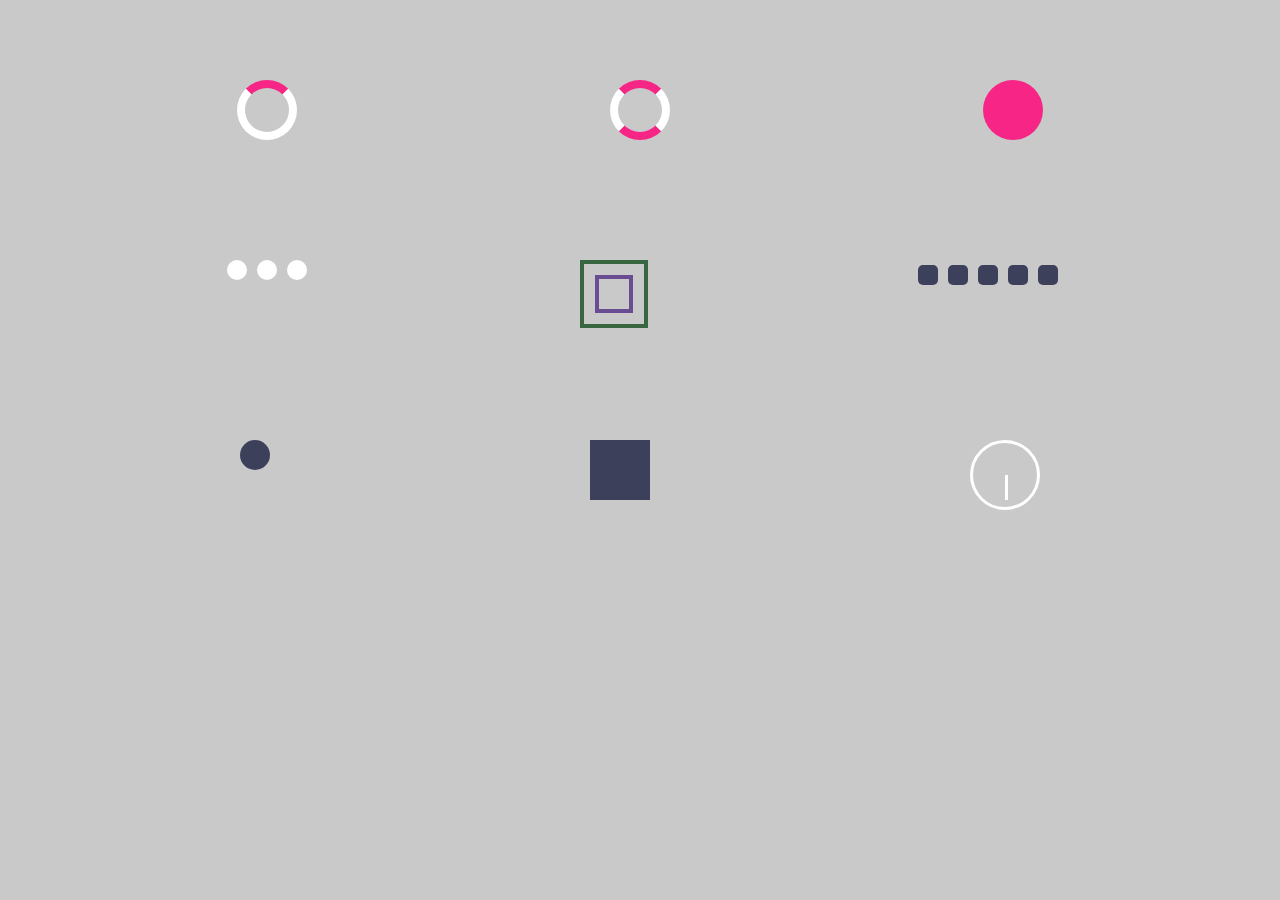
<file: preloader/index.html>
<!DOCTYPE html>
<html lang="en">
  <head>
    <meta charset="UTF-8" />
    <meta name="viewport" content="width=device-width, initial-scale=1.0" />
    <title>mahdi|| Animation Preloaders</title>

    <link rel="stylesheet" href="./style.css" />
  </head>

  <body>
    <div class="wrapper">
      <div class="circular-spinner-1"></div>

      <div class="circular-spinner-2"></div>

      <div class="growing-circle-spinner"></div>
    </div>
    <div class="wrapper">
      <div class="dot-container">
        <div class="dot dot-1"></div>
        <div class="dot dot-2"></div>
        <div class="dot dot-3"></div>
      </div>
      <div class="rotaiting-square"></div>
      <div class="wave">
        <div class="step step-1"></div>
        <div class="step step-2"></div>
        <div class="step step-3"></div>
        <div class="step step-4"></div>
        <div class="step step-5"></div>
      </div>
    </div>
    <div class="wrapper">
      <div class="square-to-circle"></div>
      <div class="colorful">
        <div class="square square-1"></div>
        <div class="square square-2"></div>
        <div class="square square-3"></div>
        <div class="square square-4"></div>
      </div>

      <div class="clock"></div>
    </div>
  </body>
</html>
</file>
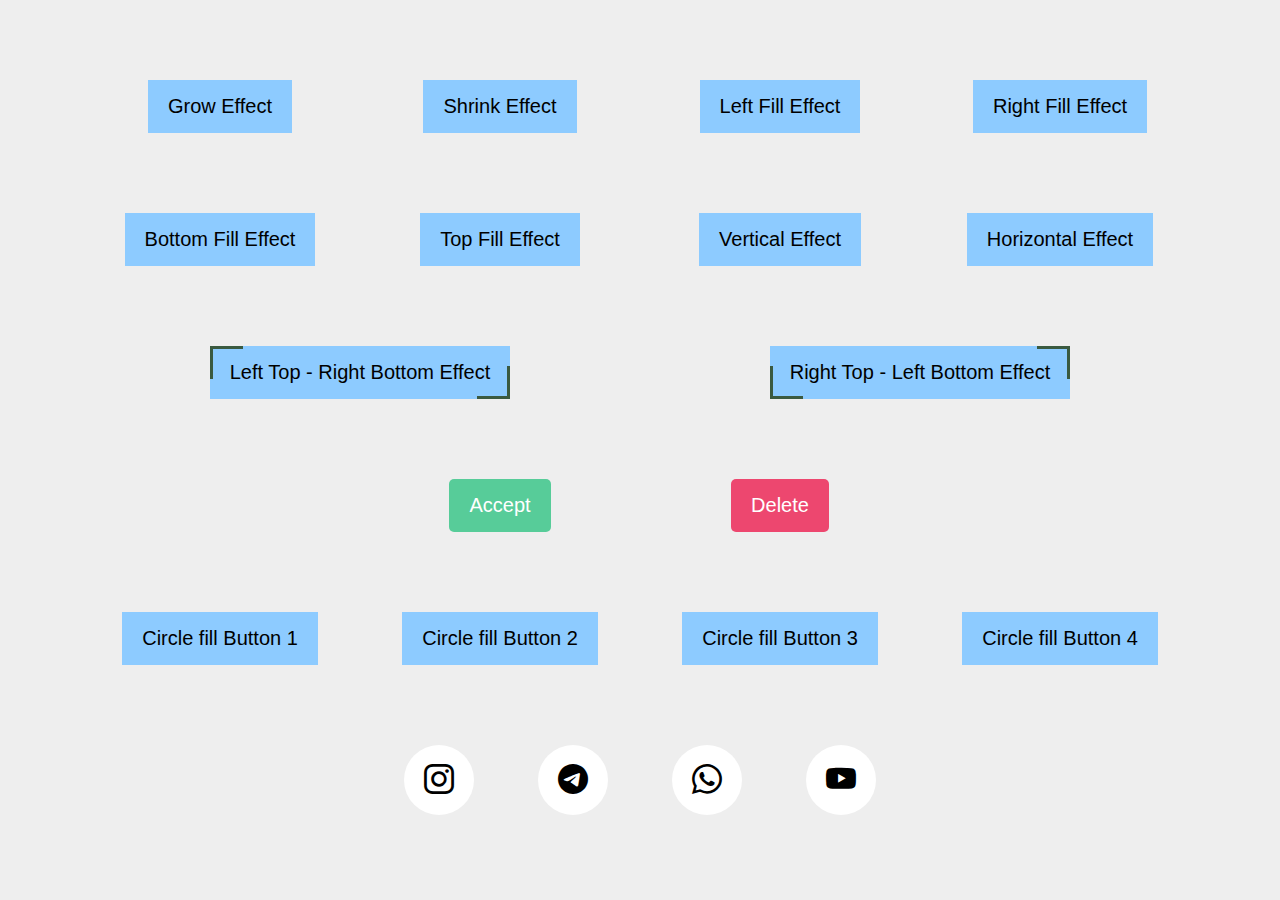
<file: button_effect/button_effect.html>
<!DOCTYPE html>
<html lang="en">
  <head>
    <meta charset="UTF-8" />
    <meta name="viewport" content="width=device-width, initial-scale=1.0" />
    <title>mahdi|| Button Effect</title>

    <link
      rel="stylesheet"
      href="https://cdn.jsdelivr.net/npm/bootstrap-icons@1.11.3/font/bootstrap-icons.min.css"
    />
    <link rel="stylesheet" href="./style.css" />
  </head>

  <body>
    <div class="wrapper">
      <button class="grow">
        <span>Grow Effect</span>
      </button>

      <button class="shrink">
        <span>Shrink Effect</span>
      </button>

      <button class="left">
        <span>Left Fill Effect</span>
      </button>

      <button class="right">
        <span>Right Fill Effect</span>
      </button>

      <button class="bottom">
        <span>Bottom Fill Effect</span>
      </button>

      <button class="top">
        <span>Top Fill Effect</span>
      </button>

      <button class="vertical">
        <span>Vertical Effect</span>
      </button>

      <button class="horizontal">
        <span>Horizontal Effect</span>
      </button>

      <button class="ltrb">
        <span>Left Top - Right Bottom Effect</span>
      </button>

      <button class="rtlb">
        <span>Right Top - Left Bottom Effect</span>
      </button>

      <button class="accept">
        <span class="action">Accept</span>
        <i class="bi bi-check"></i>
      </button>

      <button class="delete">
        <span class="action">Delete</span>
        <i class="bi bi-x"></i>
      </button>

      <button class="circle-1">
        <span>Circle fill Button 1</span>
      </button>

      <button class="circle-2">
        <span>Circle fill Button 2</span>
      </button>

      <button class="circle-3">
        <span>Circle fill Button 3</span>
      </button>

      <button class="circle-4">
        <span>Circle fill Button 4</span>
      </button>

      <div class="social">
        <button class="btn instagram">
          <i class="bi bi-instagram"></i>
        </button>

        <button class="btn telegram">
          <i class="bi bi-telegram"></i>
        </button>

        <button class="btn whatsapp">
          <i class="bi bi-whatsapp"></i>
        </button>

        <button class="btn youtube">
          <i class="bi bi-youtube"></i>
        </button>
      </div>
    </div>
  </body>
</html>
</file>
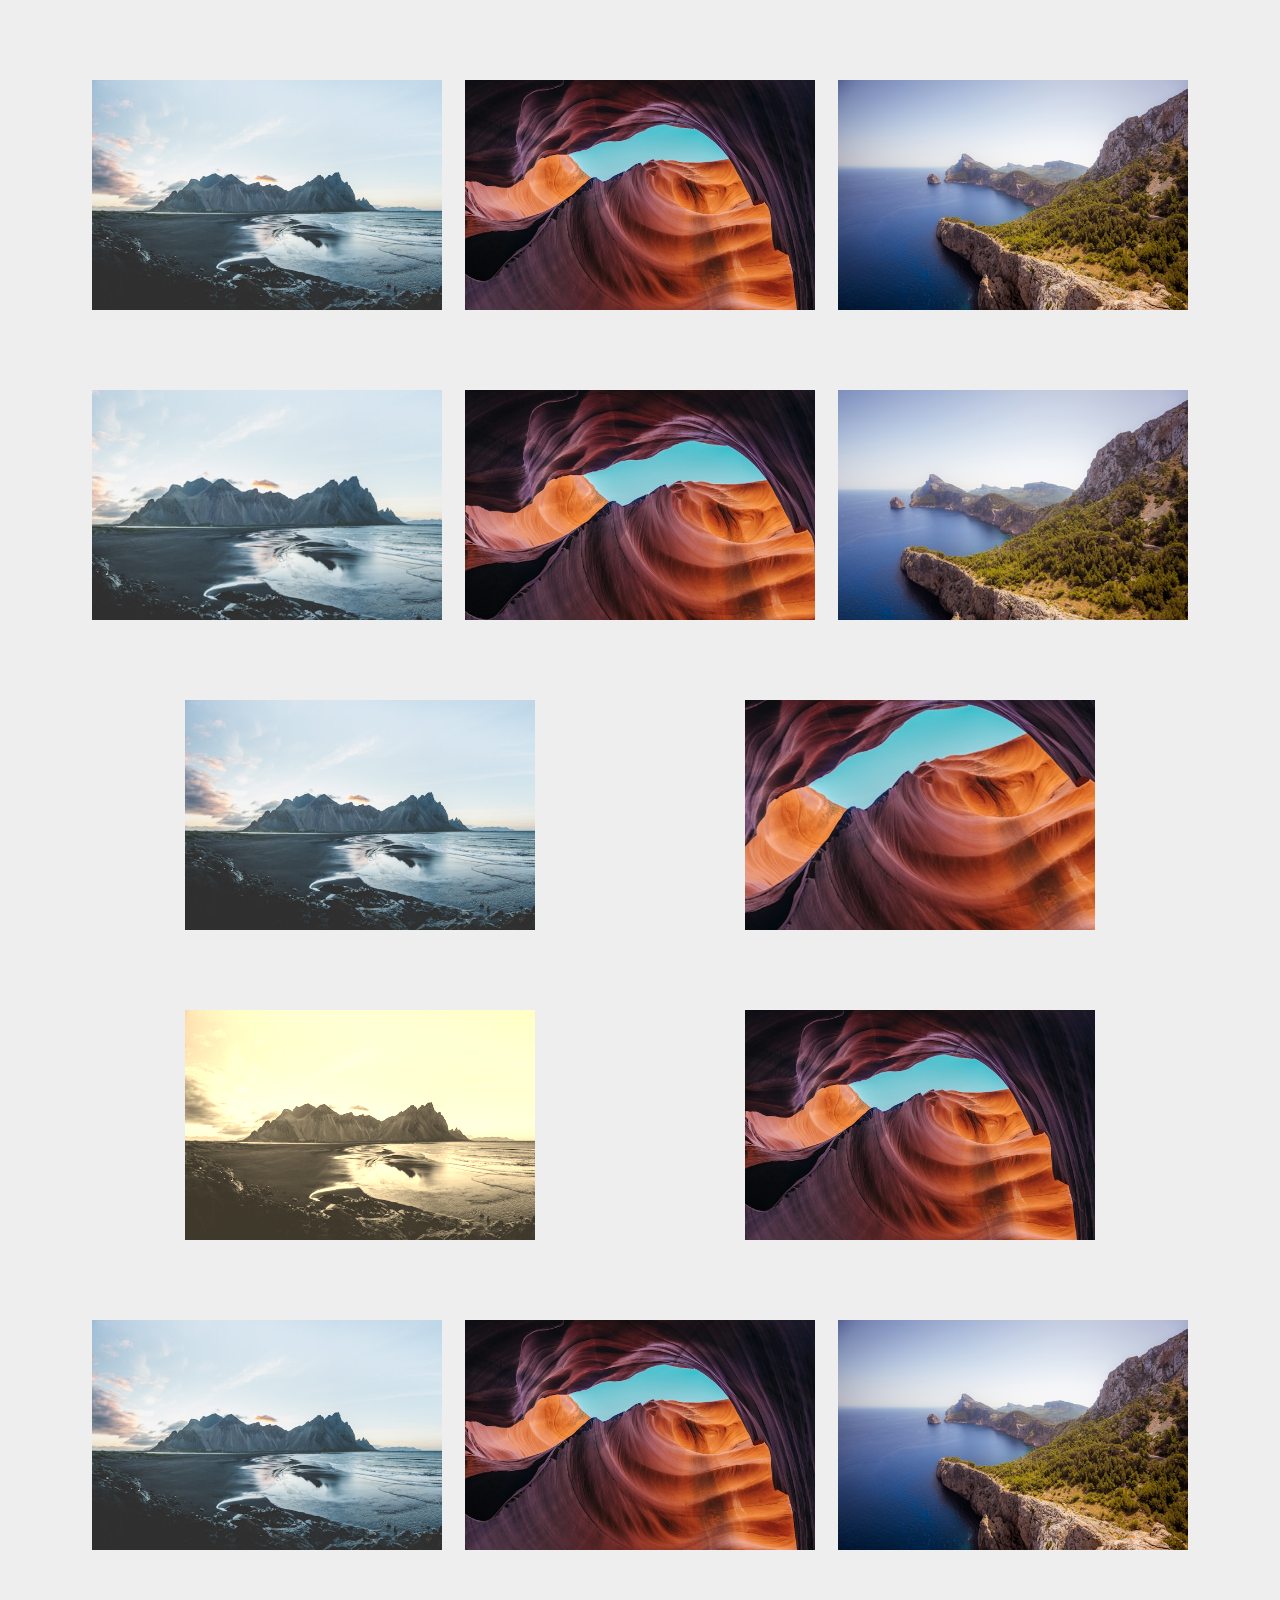
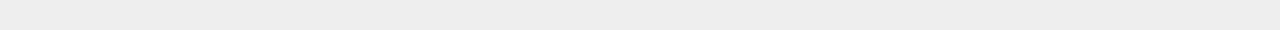
<file: image_effect/image_effect.html>
<!DOCTYPE html>
<html lang="en">
  <head>
    <meta charset="UTF-8" />
    <meta name="viewport" content="width=device-width, initial-scale=1.0" />
    <title>mahdi|| Images Effect</title>

    <link rel="stylesheet" href="./style.css" />
  </head>

  <body>
    <div class="wrapper">
      <div class="img-1">
        <img src="./images/img-1.jpg" alt="image-1" />
      </div>

      <div class="img-2">
        <img src="./images/img-2.jpg" alt="image-2" />
      </div>

      <div class="img-3">
        <img src="./images/img-3.jpg" alt="image-3" />
      </div>
    </div>

    <div class="wrapper">
      <div class="img-4">
        <img src="./images/img-1.jpg" alt="image-4" />
      </div>

      <div class="img-5">
        <img src="./images/img-2.jpg" alt="image-5" />
      </div>

      <div class="img-6">
        <img src="./images/img-3.jpg" alt="image-6" />
      </div>
    </div>

    <div class="wrapper">
      <div class="img-7">
        <img src="./images/img-1.jpg" alt="image-7" />
      </div>

      <div class="img-8">
        <img src="./images/img-2.jpg" alt="image-8" />
      </div>
    </div>

    <div class="wrapper">
      <div class="img-9">
        <img src="./images/img-1.jpg" alt="image-9" />
      </div>

      <div class="img-10">
        <img src="./images/img-2.jpg" alt="image-10" />
      </div>
    </div>

    <div class="wrapper">
      <div class="img-11">
        <img src="./images/img-1.jpg" alt="image11" />
        <span>Overlay Text...</span>
      </div>

      <div class="img-12">
        <img src="./images/img-2.jpg" alt="image-12" />
        <span>Overlay Text...</span>
      </div>

      <div class="img-13">
        <img src="./images/img-3.jpg" alt="image-13" />
        <span>Overlay Text...</span>
      </div>
    </div>
  </body>
</html>
</file>
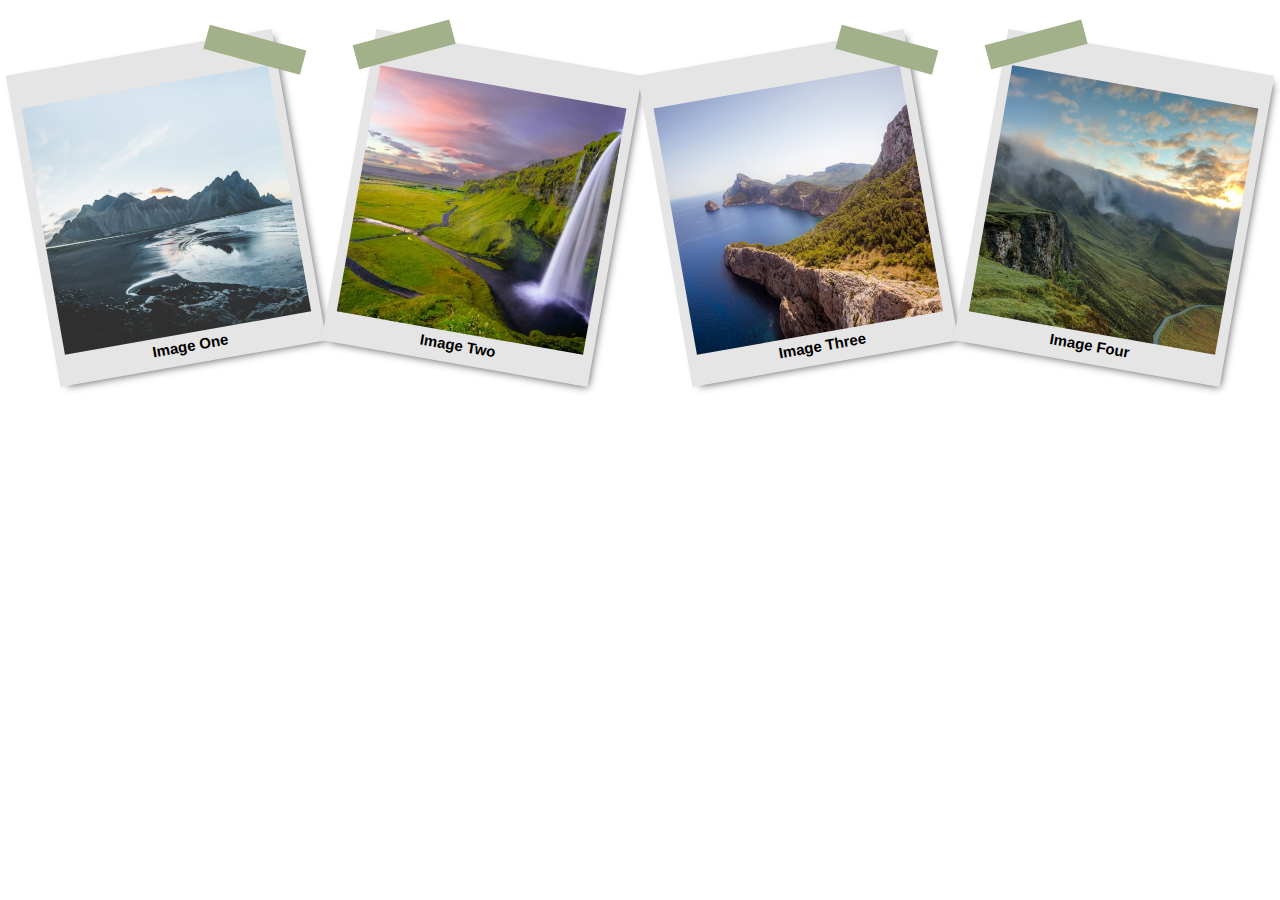
<file: image_gallery/gallery.html>
<!DOCTYPE html>
<html lang="en">
    <head>
        <meta charset="UTF-8" />
        <meta name="viewport" content="width=device-width, initial-scale=1.0" />
        <title>mahdi || Image Gallery</title>
        <link rel="stylesheet" href="./style.css" />
    </head>

    <body>
        <div class="gallery">
            <div class="image">
                <img
                    src="./images/img-1.jpg"
                    width="250"
                    height="250"
                    alt="image-1"
                />
                <div class="caption">Image One</div>
            </div>

            <div class="image">
                <img
                    src="./images/img-2.jpg"
                    width="250"
                    height="250"
                    alt="image-2"
                />
                <div class="caption">Image Two</div>
            </div>

            <div class="image">
                <img
                    src="./images/img-3.jpg"
                    width="250"
                    height="250"
                    alt="image-3"
                />
                <div class="caption">Image Three</div>
            </div>

            <div class="image">
                <img
                    src="./images/img-4.jpg"
                    width="250"
                    height="250"
                    alt="image-4"
                />
                <div class="caption">Image Four</div>
            </div>
        </div>
    </body>
</html>
</file>
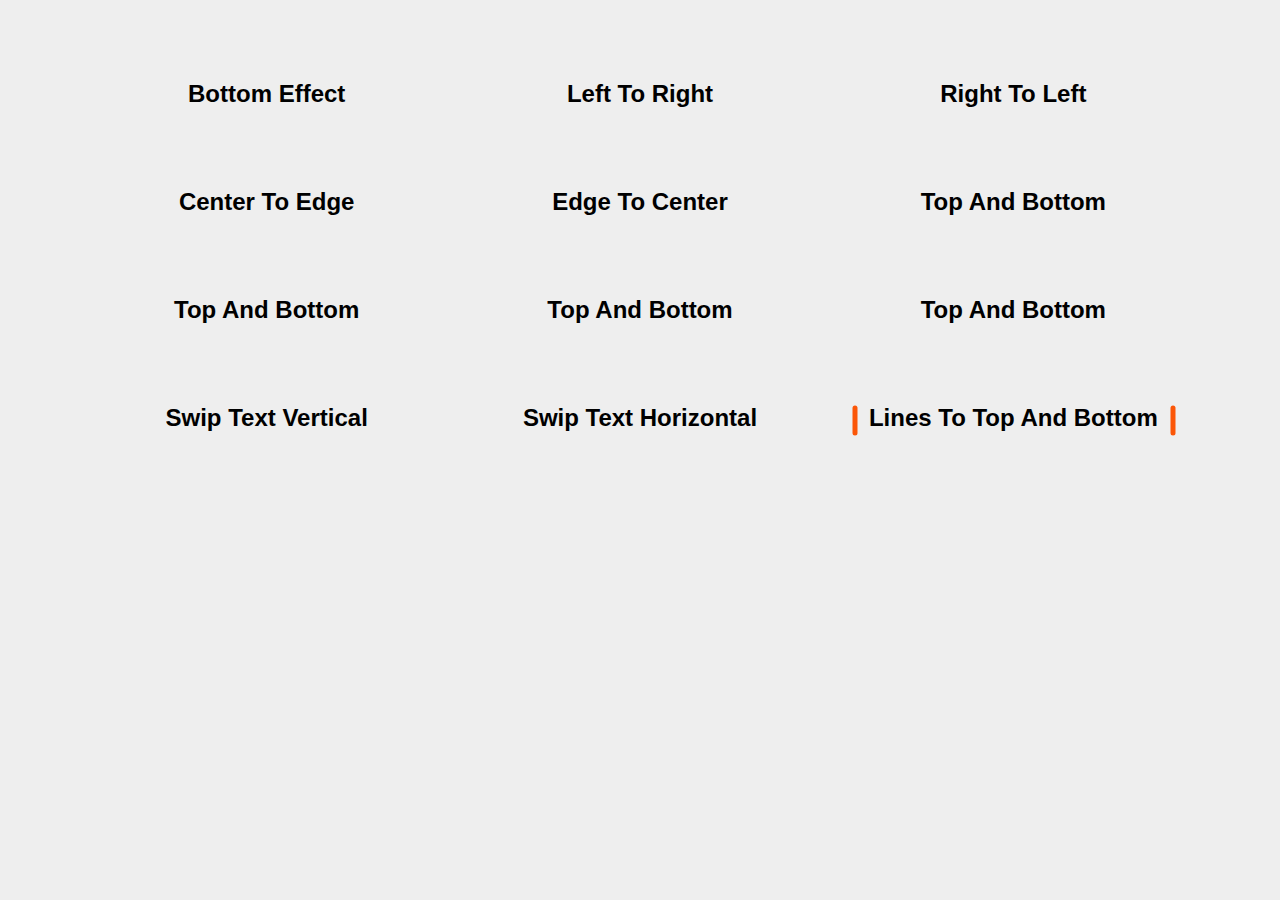
<file: link_effect/link_effect.html>
<!DOCTYPE html>
<html lang="en">
  <head>
    <meta charset="UTF-8" />
    <meta name="viewport" content="width=device-width, initial-scale=1.0" />
    <title>mahdi|| Links Effect</title>
    <link rel="stylesheet" href="./style.css" />
  </head>

  <body>
    <div class="wrapper">
      <h2 class="one">
        <a href="#" class="link">Bottom Effect</a>
      </h2>

      <h2 class="two">
        <a href="#" class="link">Left To Right</a>
      </h2>

      <h2 class="three">
        <a href="#" class="link">Right To Left</a>
      </h2>

      <h2 class="four">
        <a href="#" class="link">Center To Edge</a>
      </h2>
      <h2 class="five">
        <a href="#" class="link">Edge To Center</a>
      </h2>
      <h2 class="six">
        <a href="#" class="link">Top And Bottom</a>
      </h2>
      <h2 class="seven">
        <a href="#" class="link">Top And Bottom</a>
      </h2>
      <h2 class="eight">
        <a href="#" class="link">Top And Bottom</a>
      </h2>
      <h2 class="nine">
        <a href="#" class="link">Top And Bottom</a>
      </h2>
      <h2 class="ten">
        <a data-swip-text="mahdi" href="#" class="link">
          <span class="initial-text-v">Swip Text Vertical</span>
        </a>
      </h2>
      <h2 class="eleven">
        <a data-swip-text="mahdi" href="#" class="link">
          <span class="initial-text-h">Swip Text Horizontal</span>
        </a>
      </h2>
      <h2 class="twelve">
        <a href="#" class="link">Lines To Top And Bottom</a>
      </h2>
    </div>
  </body>
</html>
</file>
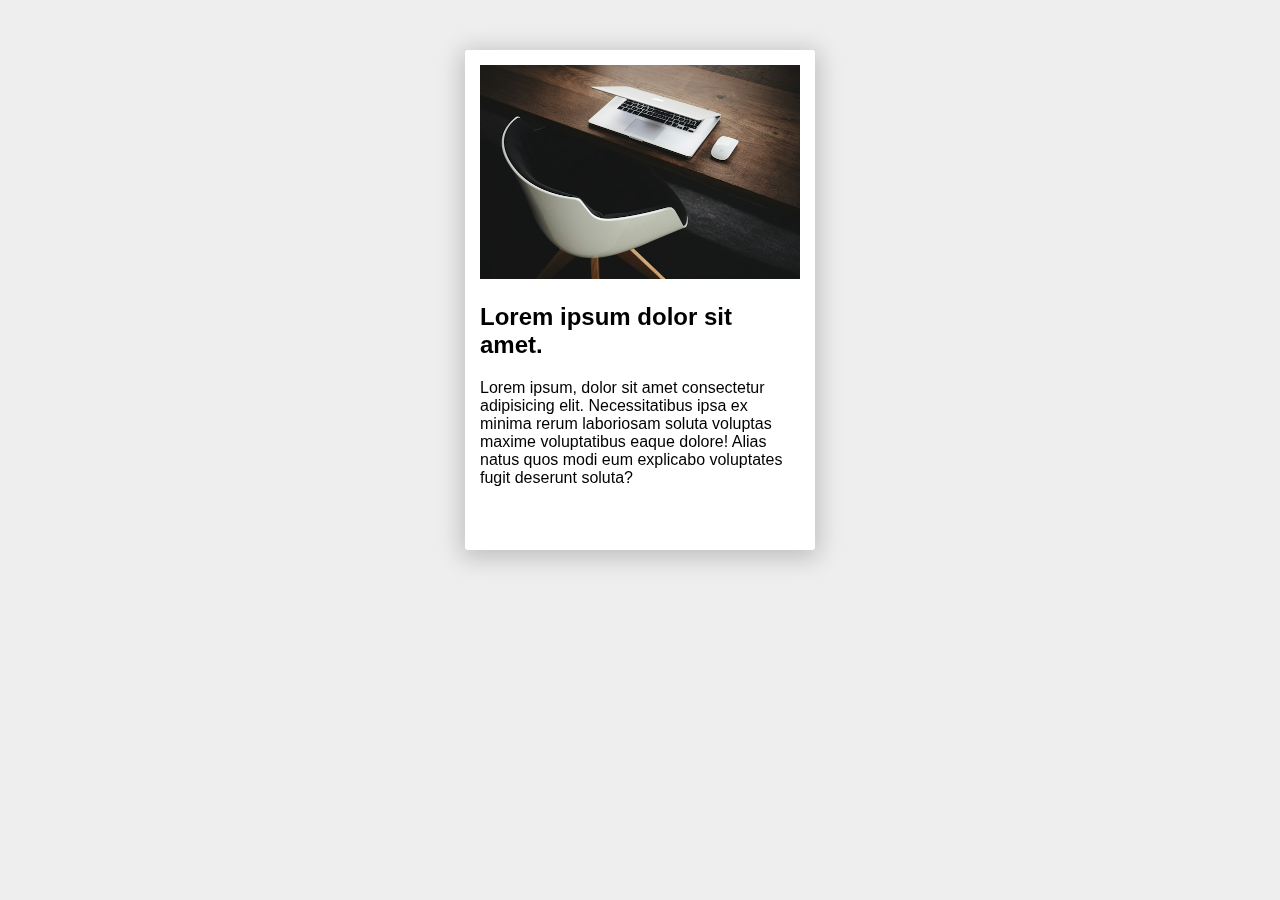
<file: product_card/product_card.html>
<!DOCTYPE html>
<html lang="en">
  <head>
    <meta charset="UTF-8" />
    <meta name="viewport" content="width=device-width, initial-scale=1.0" />
    <title>mahdi|| Product Card</title>
    <link rel="stylesheet" href="./style.css" />
  </head>

  <body>
    <section class="wrapper">
      <div class="card-wrapper">
        <div class="front-card">
          <img src="./images/img-1.jpg" alt="image-1" />
          <h2>Lorem ipsum dolor sit amet.</h2>
          <p>
            Lorem ipsum, dolor sit amet consectetur adipisicing elit.
            Necessitatibus ipsa ex minima rerum laboriosam soluta voluptas
            maxime voluptatibus eaque dolore! Alias natus quos modi eum
            explicabo voluptates fugit deserunt soluta?
          </p>
        </div>

        <div class="back-card">
          <h2>$1,880</h2>
          <a href="#">Buy</a>
        </div>
      </div>
    </section>
  </body>
</html>
</file>
<file: preloader/style.css>
* {
  margin: 0px;
  padding: 0px;
  box-sizing: border-box;
}

body {
  background-color: #c9c9c9;
}

.wrapper {
  display: flex;
  justify-content: space-around;
  height: 100px;
  margin: 5rem;
}

/*******************************************/
.circular-spinner-1 {
  width: 60px;
  height: 60px;
  border: 8px solid white;
  border-top: 8px solid #f72585;
  border-radius: 50%;
  animation: rotate 1.5s linear infinite;
}

.circular-spinner-2 {
  width: 60px;
  height: 60px;
  border: 8px solid white;
  border-top: 8px solid #f72585;
  border-bottom: 8px solid #f72585;
  border-radius: 50%;
  animation: rotate 1.5s linear infinite;
}

@keyframes rotate {
  0% {
    transform: rotate(0);
  }

  100% {
    transform: rotate(360deg);
  }
}

/*******************************************/
.growing-circle-spinner {
  width: 60px;
  height: 60px;
  background-color: #f72585;
  border-radius: 50%;
  animation: grow 1s linear infinite;
}

@keyframes grow {
  0% {
    transform: scale(0);
    opacity: 0;
  }

  100% {
    transform: scale(1);
    opacity: 1;
  }
}

/*******************************************/
.dot-container {
  display: flex;
}
.dot {
  height: 20px;
  width: 20px;
  border-radius: 50%;
  background-color: white;
  margin-left: 10px;
  animation: pulse 1s linear infinite;
}
.dot-1 {
  animation-delay: 0.2s;
}
.dot-2 {
  animation-delay: 0.4s;
}
.dot-3 {
  animation-delay: 0.5s;
}
@keyframes pulse {
  0% {
    transform: scale(0.2);
  }
  50% {
    transform: scale(1);
  }
  100% {
    transform: scale(0.2);
  }
}

/*******************************************/
.rotaiting-square {
  width: 60px;
  height: 60px;
  position: relative;
}
.rotaiting-square::before {
  content: "";
  position: absolute;
  top: 0;
  left: 0;
  width: 60px;
  height: 60px;
  border: 4px #386641 solid;
  animation: rotate-2 2s linear infinite;
}
.rotaiting-square::after {
  content: "";
  position: absolute;
  top: 15px;
  left: 15px;
  width: 30px;
  height: 30px;
  border: 4px #6a4c93 solid;
  animation: rotate-2 2s linear infinite reverse;
}

@keyframes rotate-2 {
  0% {
    transform: rotate(0);
  }

  100% {
    transform: rotate(360deg);
  }
}

/*******************************************/
.wave {
  display: flex;
}
.step {
  width: 20px;
  height: 20px;
  background-color: #3d405b;
  border-radius: 5px;
  margin: 5px;
  animation: wave 1s ease-in-out infinite;
}
.step-1 {
  animation-delay: 0.2s;
}
.step-2 {
  animation-delay: 0.4s;
}
.step-3 {
  animation-delay: 0.6s;
}
.step-4 {
  animation-delay: 0.8s;
}
.step-5 {
  animation-delay: 1s;
}
@keyframes wave {
  0% {
    height: 20px;
    background-color: #3d405b;
    transform: translateY(0);
  }
  25% {
    height: 90px;
    transform: translateY(-45px);
    background-color: #f4a259;
  }
  50% {
    height: 20px;
    background-color: #3d405b;
    transform: translateY(0);
  }
  100% {
    height: 20px;
    background-color: #3d405b;
    transform: translateY(0);
  }
}

/*******************************************/
.square-to-circle {
  height: 30px;
  width: 30px;
  background-color: #3d405b;
  border-radius: 50%;
  animation: SquareToCircle 1s ease infinite;
}
@keyframes SquareToCircle {
  0% {
    transform: scale(1) rotate(0);
  }
  50% {
    transform: scale(2) rotate(180deg);
    border-radius: 5px;
  }
  100% {
    transform: scale(1) rotate(0);
  }
}
/*******************************************/
.colorful {
  width: 60px;
  height: 60px;
  position: relative;
}

.square-1 {
  width: 30px;
  height: 30px;
  position: absolute;
  background-color: #3d405b;
  top: 0;
  left: 0;
  animation: animate-1 2.5s ease infinite;
}

.square-2 {
  width: 30px;
  height: 30px;
  position: absolute;
  background-color: #3d405b;
  top: 0;
  right: 0;
  animation: animate-2 2.5s ease infinite;
}

.square-3 {
  width: 30px;
  height: 30px;
  position: absolute;
  background-color: #3d405b;
  bottom: 0;
  left: 0;
  animation: animate-3 2.5s ease infinite;
}

.square-4 {
  width: 30px;
  height: 30px;
  position: absolute;
  background-color: #3d405b;
  bottom: 0;
  right: 0;
  animation: animate-4 2.5s ease infinite;
}

@keyframes animate-1 {
  0% {
    transform: translate(0, 0);
  }
  50% {
    transform: translate(-20px, -20px);
    border-radius: 50%;
    background-color: #f72585;
  }
  100% {
    transform: translate(0, 0);
  }
}

@keyframes animate-2 {
  0% {
    transform: translate(0, 0);
  }
  50% {
    transform: translate(20px, -20px);
    border-radius: 50%;
    background-color: #f4a259;
  }
  100% {
    transform: translate(0, 0);
  }
}

@keyframes animate-3 {
  0% {
    transform: translate(0, 0);
  }
  50% {
    transform: translate(-20px, 20px);
    border-radius: 50%;
    background-color: #6a4c93;
  }
  100% {
    transform: translate(0, 0);
  }
}

@keyframes animate-4 {
  0% {
    transform: translate(0, 0);
  }
  50% {
    transform: translate(20px, 20px);
    border-radius: 50%;
    background-color: aqua;
  }
  100% {
    transform: translate(0, 0);
  }
}

/*******************************************/
.clock {
  width: 70px;
  height: 70px;
  border-radius: 50%;
  border: 3px solid white;
  position: relative;
}

.clock::before {
  content: "";
  position: absolute;
  width: 3px;
  height: 15px;
  background-color: white;
  top: 50%;
  left: 50%;
  transform-origin: 50% 0;
  animation: clock 2s linear infinite;
}

.clock::after {
  content: "";
  position: absolute;
  width: 3px;
  height: 25px;
  background-color: white;
  top: 50%;
  left: 50%;
  transform-origin: 50% 0;
  animation: clock 1s linear infinite;
}

@keyframes clock {
  0% {
    transform: rotate(0);
  }
  100% {
    transform: rotate(360deg);
  }
}
</file>
<file: button_effect/style.css>
* {
  margin: 0px;
  padding: 0px;
  box-sizing: border-box;
}

body {
  background-color: #eee;
  font-family: sans-serif;
}

.wrapper {
  display: grid;
  grid-template-columns: repeat(4, 1fr);
  gap: 5rem 0;
  justify-content: center;
  justify-items: center;
  margin: 5rem;
}
button {
  position: relative;
  border: 0;
  color: black;
  background-color: #8dcbff;
  font-size: 20px;
  padding: 15px 20px;
  cursor: pointer;
  transition: all 0.3s ease-in-out;
}

/**************************************/
.grow:hover {
  transform: scale(1.2);
}

/**************************************/
.shrink:hover {
  transform: scale(0.8);
}

/**************************************/
.left {
  overflow: hidden;
}
.left::before {
  content: "";
  position: absolute;
  background-color: #157891;
  width: 100%;
  height: 100%;
  top: 0;
  left: -100%;
  transition: left 0.3s ease-in-out;
}
.left:hover::before {
  left: 0;
}
.left span {
  position: relative;
  z-index: 2;
  transition: color 0.3s ease-in-out;
}
.left:hover span {
  color: white;
}

/**************************************/
.right {
  overflow: hidden;
}
.right::before {
  content: "";
  position: absolute;
  background-color: #157891;
  width: 100%;
  height: 100%;
  top: 0;
  right: -100%;
  transition: right 0.3s ease-in-out;
}
.right:hover::before {
  right: 0;
}
.right span {
  position: relative;
  z-index: 2;
  transition: color 0.3s ease-in-out;
}
.right:hover span {
  color: white;
}

/**************************************/
.bottom {
  overflow: hidden;
}
.bottom::before {
  content: "";
  position: absolute;
  background-color: #fb8500;
  width: 100%;
  height: 100%;
  right: 0;
  bottom: -100%;
  transition: bottom 0.3s ease-in-out;
}
.bottom:hover::before {
  bottom: 0;
}
.bottom span {
  position: relative;
  z-index: 2;
  transition: color 0.3s ease-in-out;
}
.bottom:hover span {
  color: white;
}

/**************************************/
.top {
  overflow: hidden;
}
.top::before {
  content: "";
  position: absolute;
  background-color: #fb8500;
  width: 100%;
  height: 100%;
  right: 0;
  top: -100%;
  transition: top 0.3s ease-in-out;
}
.top:hover::before {
  top: 0;
}
.top span {
  position: relative;
  z-index: 2;
  transition: color 0.3s ease-in-out;
}
.top:hover span {
  color: white;
}

/**************************************/
.vertical {
  overflow: hidden;
}
.vertical::before {
  content: "";
  position: absolute;
  background-color: #fb8500;
  width: 51%;
  height: 100%;
  right: 0;
  top: -100%;
  transition: top 0.3s ease-in-out;
}
.vertical::after {
  content: "";
  position: absolute;
  background-color: #fb8500;
  width: 50%;
  height: 100%;
  left: 0;
  top: 100%;
  transition: top 0.3s ease-in-out;
}
.vertical:hover::before,
.vertical:hover::after {
  top: 0;
}
.vertical span {
  position: relative;
  z-index: 2;
  transition: color 0.3s ease-in-out;
}
.vertical:hover span {
  color: white;
}

/**************************************/
.horizontal {
  overflow: hidden;
}
.horizontal::before {
  content: "";
  position: absolute;
  background-color: #fb8500;
  width: 100%;
  height: 50%;
  right: 100%;
  top: 0;
  transition: right 0.3s ease-in-out;
}
.horizontal::after {
  content: "";
  position: absolute;
  background-color: #fb8500;
  width: 100%;
  height: 50%;
  right: -100%;
  bottom: 0;
  transition: right 0.3s ease-in-out;
}
.horizontal:hover::before,
.horizontal:hover::after {
  right: 0;
}
.horizontal span {
  position: relative;
  z-index: 2;
  transition: color 0.3s ease-in-out;
}
.horizontal:hover span {
  color: white;
}

/**************************************/
.ltrb {
  grid-column: 1 / 3;
}
.ltrb::before {
  content: "";
  position: absolute;
  top: 0;
  left: 0;
  border-top: 3px solid #3a5a40;
  border-left: 3px solid #3a5a40;
  width: 30px;
  height: 30px;
  transition: all 0.3s ease-in-out;
}

.ltrb::after {
  content: "";
  position: absolute;
  right: 0;
  bottom: 0;
  border-bottom: 3px solid #3a5a40;
  border-right: 3px solid #3a5a40;
  width: 30px;
  height: 30px;
  transition: all 0.3s ease-in-out;
}

.ltrb:hover::after,
.ltrb:hover::before {
  width: calc(100% - 3px);
  height: calc(100% - 3px);
}

/**************************************/
.rtlb {
  grid-column: 3 / 5;
}
.rtlb::before {
  content: "";
  position: absolute;
  top: 0;
  right: 0;
  border-top: 3px solid #3a5a40;
  border-right: 3px solid #3a5a40;
  width: 30px;
  height: 30px;
  transition: all 0.3s ease-in-out;
}

.rtlb::after {
  content: "";
  position: absolute;
  left: 0;
  bottom: 0;
  border-bottom: 3px solid #3a5a40;
  border-left: 3px solid #3a5a40;
  width: 30px;
  height: 30px;
  transition: all 0.3s ease-in-out;
}

.rtlb:hover::after,
.rtlb:hover::before {
  width: calc(100% - 3px);
  height: calc(100% - 3px);
}

/**************************************/
.accept {
  background-color: #57cc99;
  color: white;
  border-radius: 5px;
  grid-column: 2/3;
  overflow: hidden;
}

.accept .bi-check {
  display: flex;
  align-items: center;
  justify-content: center;
  font-size: 35px;
  position: absolute;
  width: 100%;
  height: 100%;
  left: 0;
  bottom: -100%;
  transition: all 0.3s ease-in-out;
}
.accept:hover .bi-check {
  bottom: 0;
}
.accept .action {
  display: block;
  transition: all 0.3s ease-in-out;
}
.accept:hover .action {
  transform: translateY(-200%);
}

/**************************************/
.delete {
  background-color: #ed476f;
  color: white;
  border-radius: 5px;
  grid-column: 3/4;
  overflow: hidden;
}

.delete .bi-x {
  display: flex;
  align-items: center;
  justify-content: center;
  font-size: 35px;
  position: absolute;
  width: 100%;
  height: 100%;
  left: 0;
  bottom: 100%;
  transition: all 0.3s ease-in-out;
}
.delete:hover .bi-x {
  bottom: 0;
}
.delete .action {
  display: block;
  transition: all 0.3s ease-in-out;
}
.delete:hover .action {
  transform: translateY(200%);
}

/**************************************/
.circle-1 {
  grid-column: 1/2;
  overflow: hidden;
}
.circle-1::before {
  content: "";
  position: absolute;
  width: 0;
  height: 0;
  background-color: #6a4c93;
  border-radius: 50%;
  transform: translate(calc(-50% - 20px), calc(-50% - 15px));
  transition: all 0.3s ease-in-out;
}
.circle-1:hover::before {
  width: 450px;
  height: 450px;
}
.circle-1 span {
  position: relative;
  z-index: 2;
  transition: color 0.3s ease-in-out;
}
.circle-1:hover span {
  color: white;
}

/**************************************/
.circle-2 {
  overflow: hidden;
}
.circle-2::before {
  content: "";
  position: absolute;
  width: 0;
  height: 0;
  background-color: #6a4c93;
  border-radius: 50%;
  right: 0;
  bottom: 0;
  transform: translate(50%, 50%);
  transition: all 0.3s ease-in-out;
}
.circle-2:hover::before {
  width: 450px;
  height: 450px;
}
.circle-2 span {
  position: relative;
  z-index: 2;
  transition: color 0.3s ease-in-out;
}
.circle-2:hover span {
  color: white;
}

/**************************************/
.circle-3 {
  overflow: hidden;
}
.circle-3::before {
  content: "";
  position: absolute;
  width: 0;
  height: 0;
  background-color: #6a4c93;
  border-radius: 50%;
  right: 50%;
  bottom: 0;
  transform: translate(50%, 50%);
  transition: all 0.3s ease-in-out;
}
.circle-3:hover::before {
  width: 450px;
  height: 450px;
}
.circle-3 span {
  position: relative;
  z-index: 2;
  transition: color 0.3s ease-in-out;
}
.circle-3:hover span {
  color: white;
}

/**************************************/
.circle-4 {
  overflow: hidden;
}
.circle-4::before {
  content: "";
  position: absolute;
  width: 0;
  height: 0;
  background-color: #6a4c93;
  border-radius: 50%;
  right: 50%;
  top: 0;
  transform: translate(50%, -50%);
  transition: all 0.3s ease-in-out;
}
.circle-4:hover::before {
  width: 450px;
  height: 450px;
}
.circle-4 span {
  position: relative;
  z-index: 2;
  transition: color 0.3s ease-in-out;
}
.circle-4:hover span {
  color: white;
}

/* /* ********************************************* */
.social{
  grid-column: 2/4;
  display: flex;
  gap: 4rem;
}
.social button {
  
  font-size: 30px;
  background-color: white;
  width: 70px;
  height: 70px;
  border-radius: 50%;
  overflow: hidden;
}

.bi {
  position: relative;
  z-index: 2;
  transition: all 0.3s ease;
  display: block;
}

.btn:hover .bi {
  color: white;
  transform: rotate(360deg);
}

.btn::before {
  content: "";
  position: absolute;
  width: 100%;
  height: 100%;
  left: 0;
  top: 100%;
  transition: top 0.3s ease;
}

.btn:hover::before {
  top: 0;
}

.instagram::before {
  background: linear-gradient(
    45deg,
    #405de6,
    #5851db,
    #833ab4,
    #c13584,
    #e1306c,
    #fd1d1d
  );
}

.telegram::before {
  background: #0088cc;
} 

.whatsapp::before {
  background: #00e676;
}

.youtube::before {
  background: #ff0000;
}
</file>
<file: image_effect/style.css>
* {
  margin: 0px;
  padding: 0px;
  box-sizing: border-box;
}

body {
  background-color: #eee;
  font-family: sans-serif;
}

.wrapper {
  display: flex;
  justify-content: space-around;
  margin: 5rem;
}

.wrapper div {
  width: 350px;
  height: 230px;
  cursor: pointer;
  overflow: hidden;
}

.wrapper img {
  width: 100%;
}

/****************************************************/
.img-1 img {
  transition: transform 0.5s ease;
}

.img-1:hover img {
  transform: scale(1.25);
}

/****************************************************/
.img-2 img {
  transition: width 0.5s ease;
}

.img-2:hover img {
  width: 400px;
}

/****************************************************/
.img-3 img {
  transition: all 0.5s ease;
}

.img-3:hover img {
  width: 400px;
  transform: translate(-50px);
}

/****************************************************/
.img-4 img {
  transform: scale(1.25);
  transition: transform 0.5s ease;
}

.img-4:hover img {
  transform: scale(1);
}

/****************************************************/
.img-5 img {
  width: 400px;
  transition: width 0.5s ease;
}

.img-5:hover img {
  width: inherit;
}

/****************************************************/
.img-6 img {
  width: 400px;
  transform: translate(-50px);
  transition: all 0.5s ease;
}

.img-6:hover img {
  width: inherit;
  transform: translate(0);
}

/****************************************************/
.img-7 img {
  transition: all 0.5s ease;
}

.img-7:hover img {
  transform: rotate(15deg) scale(1.4);
}

/****************************************************/
.img-8 img {
  transform: rotate(-15deg) scale(1.4);
  transition: all 0.5s ease;
}

.img-8:hover img {
  transform: rotate(0) scale(1);
}

/****************************************************/
.img-9 img {
  filter: sepia(100%);
  transition: all 0.5s ease;
}

.img-9:hover img {
    filter: sepia(0);
}

/****************************************************/
.img-10 img {
  transition: all 0.5s ease;
}

.img-10:hover img {
    filter: grayscale(100%);
}

/****************************************************/
.img-11{
  position: relative;
}

.img-11 span{
  position: absolute;
  font-size: 35px;
  top: 0;
  left: 0;
  width: 100%;
  height: 100%;
  line-height: 230px;
  text-align: center;
  background-color: rgba(0, 0, 0, 0.5);
  color: white;
  opacity: 0;
  transition: all 0.5s ease;
}
.img-11:hover span{
  opacity: 1;
}

/****************************************************/
.img-12{
  position: relative;
}

.img-12 span{
  position: absolute;
  font-size: 35px;
  top: 0;
  left: 0;
  width: 100%;
  height: 100%;
  line-height: 230px;
  text-align: center;
  background-color: rgba(0, 0, 0, 0.5);
  color: white;
  opacity: 0;
  transition: all 0.5s ease;
}
.img-12:hover span{
  opacity: 1;
}
.img-12 img{
  transition: all 0.5s ease;
}
.img-12:hover img{
  transform: scale(1.2);
}

/****************************************************/
.img-13{
  position: relative;
}

.img-13 span{
  position: absolute;
  font-size: 35px;
  top: 80%;
  left: 0;
  width: 100%;
  height: 45px;
  line-height: 45px;
  text-align: center;
  background-color: rgba(0, 0, 0, 0.5);
  color: white;
  opacity: 0;
  transition: all 0.5s ease;
}
.img-13:hover span{
  opacity: 1;
}
</file>
<file: image_gallery/style.css>
.gallery{
    display: flex;
    justify-content: space-around;
    margin-top: 50px;
}

.image {
    background-color: #e5e5e5;
    /* display: inline-block; */
    padding: 10px;
    box-shadow: 4px 4px 8px -4px rgba(0, 0, 0, 0.7);
}

.image img {
    object-fit: cover;
}

.caption {
    text-align: center;
    font-size: 15px;
    font-family: sans-serif;
    font-weight: bold;
}

.image:nth-child(even){
    transform: rotate(10deg);
}

.image:nth-child(even)::before{
    content: '';
    display: block;
    background-color: #a3b18a;
    width: 100px;
    height: 25px;
    transform: translate(-30px,-12px) rotate(-25deg) ;
    
}

.image:nth-child(odd){
    transform: rotate(-10deg);
}

.image:nth-child(odd)::before{
    content: '';
    display: block;
    background-color: #a3b18a;
    width: 100px;
    height: 25px;
    transform:  translate(190px, -5px) rotate(25deg);
    
}
</file>
<file: link_effect/style.css>
* {
  margin: 0px;
  padding: 0px;
  box-sizing: border-box;
}

body {
  background-color: #eee;
  font-family: sans-serif;
}

.wrapper {
  display: grid;
  grid-template-columns: repeat(3, 1fr);
  gap: 5rem 0;
  justify-content: center;
  justify-items: center;
  margin: 5rem;
}

.link {
  text-decoration: none;
  color: black;
  position: relative;
  padding: 9px 0;
}

/************************************************/
.one .link::after {
  content: "";
  position: absolute;
  left: 0;
  bottom: 0;
  width: 100%;
  height: 5px;
  background-color: #457b9d;
  border-radius: 5px;
  opacity: 0;
  transition: opacity 0.3s ease-in-out;
}

.one .link:hover::after {
  opacity: 1;
}

/************************************************/
.two .link::after {
  content: "";
  position: absolute;
  left: 0;
  bottom: 0;
  width: 0;
  height: 5px;
  background-color: #457b9d;
  border-radius: 5px;
  transition: width 0.5s ease-in-out;
}

.two .link:hover::after {
  width: 100%;
}

/************************************************/
.three .link::after {
  content: "";
  position: absolute;
  right: 0;
  bottom: 0;
  width: 0;
  height: 5px;
  background-color: #457b9d;
  border-radius: 5px;
  transition: width 0.5s ease-in-out;
}

.three .link:hover::after {
  width: 100%;
}

/************************************************/
.four .link::after {
  content: "";
  position: absolute;
  right: 0;
  bottom: 0;
  width: 100%;
  height: 5px;
  background-color: #ffbe0b;
  border-radius: 5px;
  transform: scaleX(0);
  transition: transform 0.5s ease-in-out;
}

.four .link:hover::after {
  transform: scaleX(1);
}

/************************************************/
.five .link::before {
  content: "";
  position: absolute;
  left: 0;
  bottom: 0;
  width: 0;
  height: 5px;
  background-color: #ffbe0b;
  border-top-left-radius: 5px;
  border-bottom-left-radius: 5px;
  transition: width 0.5s ease-in-out;
}

.five .link:hover::before {
  width: 50%;
}

.five .link::after {
  content: "";
  position: absolute;
  right: 0;
  bottom: 0;
  width: 0;
  height: 5px;
  background-color: #ffbe0b;
  border-top-right-radius: 5px;
  border-bottom-right-radius: 5px;
  transition: width 0.5s ease-in-out;
}

.five .link:hover::after {
  width: 50%;
}

/************************************************/
.six .link::before {
  content: "";
  position: absolute;
  left: 0;
  top: 0;
  width: 0;
  height: 5px;
  background-color: #ffbe0b;
  border-top-left-radius: 5px;
  border-bottom-left-radius: 5px;
  transition: width 0.5s ease-in-out;
}

.six .link:hover::before {
  width: 100%;
}

.six .link::after {
  content: "";
  position: absolute;
  left: 0;
  bottom: 0;
  width: 0;
  height: 5px;
  background-color: #ffbe0b;
  border-top-right-radius: 5px;
  border-bottom-right-radius: 5px;
  transition: width 0.5s ease-in-out;
}

.six .link:hover::after {
  width: 100%;
}

/************************************************/
.seven .link::before {
  content: "";
  position: absolute;
  right: 0;
  top: 0;
  width: 0;
  height: 5px;
  background-color: #344e41;
  border-top-left-radius: 5px;
  border-bottom-left-radius: 5px;
  transition: width 0.5s ease-in-out;
}

.seven .link:hover::before {
  width: 100%;
}

.seven .link::after {
  content: "";
  position: absolute;
  right: 0;
  bottom: 0;
  width: 0;
  height: 5px;
  background-color: #344e41;
  border-top-right-radius: 5px;
  border-bottom-right-radius: 5px;
  transition: width 0.5s ease-in-out;
}

.seven .link:hover::after {
  width: 100%;
}

/************************************************/
.eight .link::before {
  content: "";
  position: absolute;
  right: 0;
  top: 0;
  width: 0;
  height: 5px;
  background-color: #344e41;
  border-top-left-radius: 5px;
  border-bottom-left-radius: 5px;
  transition: width 0.5s ease-in-out;
}

.eight .link:hover::before {
  width: 100%;
}

.eight .link::after {
  content: "";
  position: absolute;
  left: 0;
  bottom: 0;
  width: 0;
  height: 5px;
  background-color: #344e41;
  border-top-right-radius: 5px;
  border-bottom-right-radius: 5px;
  transition: width 0.5s ease-in-out;
}

.eight .link:hover::after {
  width: 100%;
}

/************************************************/
.nine .link::before {
  content: "";
  position: absolute;
  left: 0;
  top: 0;
  width: 0;
  height: 5px;
  background-color: #344e41;
  border-top-left-radius: 5px;
  border-bottom-left-radius: 5px;
  transition: width 0.5s ease-in-out;
}

.nine .link:hover::before {
  width: 100%;
}

.nine .link::after {
  content: "";
  position: absolute;
  right: 0;
  bottom: 0;
  width: 0;
  height: 5px;
  background-color: #344e41;
  border-top-right-radius: 5px;
  border-bottom-right-radius: 5px;
  transition: width 0.5s ease-in-out;
}

.nine .link:hover::after {
  width: 100%;
}
/************************************************/
.ten .link {
  padding: 0;
  display: inline-block;
  overflow: hidden;
}
.ten .link::after {
  content: attr(data-swip-text);
  position: absolute;
  left: 0;
  bottom: -100%;
  transition: bottom 0.3s ease-in-out;
}
.ten .link:hover::after {
  bottom: 0;
}
.initial-text-v {
  display: inline-block;
  transition: transform 0.3s ease-in-out;
}
.ten .link:hover .initial-text-v {
  transform: translateY(-100%);
}

/************************************************/
.eleven .link {
  padding: 0;
  display: inline-block;
  overflow: hidden;
}
.eleven .link::after {
  content: attr(data-swip-text);
  position: absolute;
  left: -100%;
  top: 0;
  transition: left 0.3s ease-in-out;
}
.eleven .link:hover::after {
  left: 0;
}
.initial-text-h {
  display: inline-block;
  transition: transform 0.3s ease-in-out;
}
.eleven .link:hover .initial-text-h {
  transform: translateX(100%);
}

/************************************************/
.twelve .link::before {
  content: "";
  position: absolute;
  width: 30px;
  height: 5px;
  left: -10%;
  top: 50%;
  border-radius: 5px;
  background-color: #fb5607;
  transform: rotate(90deg);
  transition: all 0.5s;
}
.twelve .link:hover::before {
  left: 50%;
  top: 0;
  width: 80px;
  transform: translate(-50%, -50%);
}

.twelve .link::after {
  content: "";
  position: absolute;
  width: 30px;
  height: 5px;
  left: 100%;
  top: 50%;
  border-radius: 5px;
  background-color: #fb5607;
  transform: rotate(90deg);
  transition: all 0.5s;
}
.twelve .link:hover::after {
  left: 50%;
  top: 100%;
  width: 80px;
  transform: translate(-50%, -50%);
}
</file>
<file: product_card/style.css>
* {
    box-sizing: border-box;
    margin: 0;
    padding: 0;
}

body {
    background-color: #eee;
    font-family: sans-serif;
}

.wrapper {
    display: flex;
    justify-content: center;
    margin-top: 50px;
}
.card-wrapper{
    position: relative;
    width: 350px;
    height: 500px;
    transform-style: preserve-3d;
    transition: all .3s;
}
.card-wrapper:hover{
    transform: rotate3d(0,1,0,180deg);
}
.front-card,
.back-card {
    position: absolute;
    width: 350px;
    height: 500px;
    background-color: white;
    box-shadow: 0 4px 24px 4px rgba(0, 0, 0, 0.2);
    margin-right: 20px;
    border-radius: 3px;
    padding: 15px;
}

.front-card img {
    width: 100%;
    height: auto;
}

.front-card h2 {
    margin: 20px 0;
}

.back-card {
    background-color: #2f2f2f;
    color: white;
    display: flex;
    justify-content: center;
    align-items: center;
    flex-direction: column;
    transform: rotate3d(0,1,0,180deg);
    backface-visibility: hidden;
}

.back-card h2 {
    font-size: 36px;
    margin-bottom: 10px;
}

.back-card a {
    text-decoration: none;
    color: white;
    border: 1px solid white;
    font-size: 20px;
    padding: 7px 25px;
    border-radius: 10px;
}
</file>
